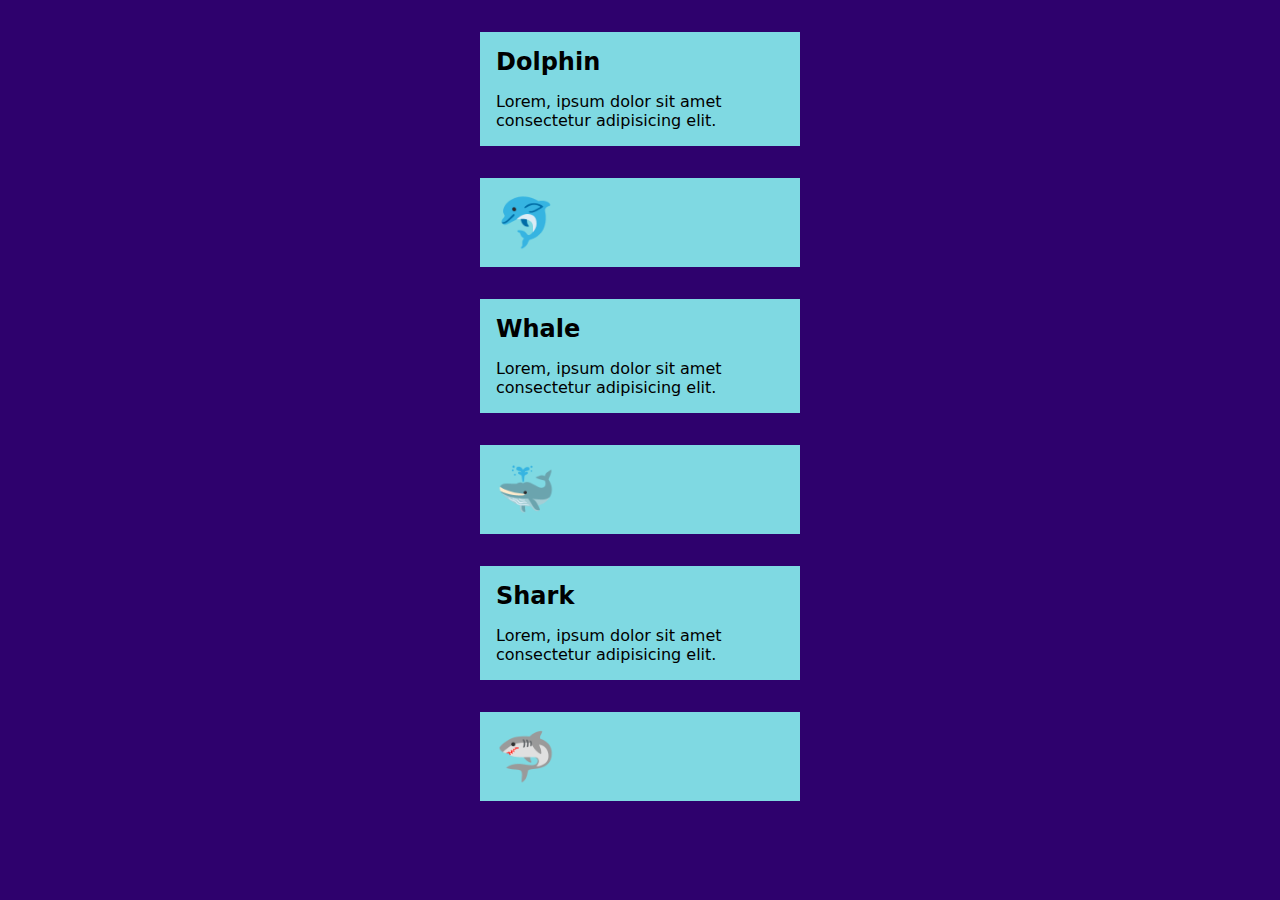
<file: css/css-grid_fish-cards/index.html>
<!DOCTYPE html>
<html lang="en">
  <head>
    <meta charset="utf-8" />
    <meta
      name="viewport"
      content="width=device-width, initial-scale=1, shrink-to-fit=no"
    />
    <title>CSS Grid - Fish Cards</title>
    <link rel="stylesheet" href="./css/styles.css" />
  </head>
  <body>
    <main class="fish">
      <article class="fish__text">
        <h2 class="fish__headline">Dolphin</h2>
        <p>Lorem, ipsum dolor sit amet consectetur adipisicing elit.</p>
      </article>
      <span class="fish__icon">🐬</span>
      <article class="fish__text">
        <h2 class="fish__headline">Whale</h2>
        <p>Lorem, ipsum dolor sit amet consectetur adipisicing elit.</p>
      </article>
      <span class="fish__icon">🐳</span>
      <article class="fish__text">
        <h2 class="fish__headline">Shark</h2>
        <p>Lorem, ipsum dolor sit amet consectetur adipisicing elit.</p>
      </article>
      <span class="fish__icon">🦈</span>
    </main>
  </body>
</html>
</file>
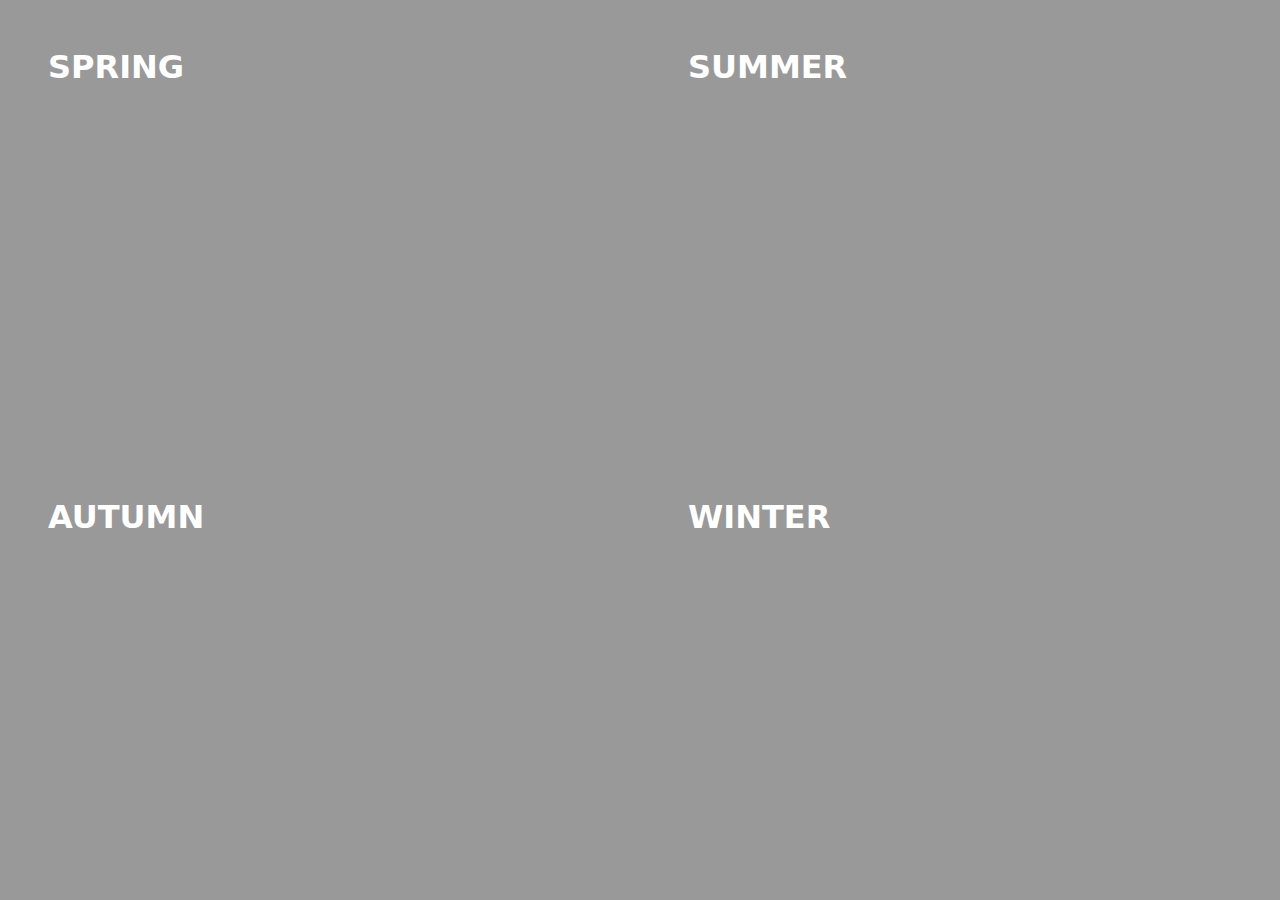
<file: css/css-grid_image-gallery/index.html>
<!DOCTYPE html>
<html lang="en">
  <head>
    <meta charset="utf-8" />
    <meta
      name="viewport"
      content="width=device-width, initial-scale=1, shrink-to-fit=no"
    />
    <title>CSS Grid - Image Gallery</title>
    <link rel="stylesheet" href="./css/styles.css" />
  </head>
  <body>
    <main class="teaser-grid">
      <section class="teaser-grid__teaser teaser-grid__teaser--spring">
        <a href="#" class="teaser-grid__link">Spring</a>
      </section>
      <section class="teaser-grid__teaser teaser-grid__teaser--summer">
        <a href="#" class="teaser-grid__link">Summer</a>
      </section>
      <section class="teaser-grid__teaser teaser-grid__teaser--autumn">
        <a href="#" class="teaser-grid__link">Autumn</a>
      </section>
      <section class="teaser-grid__teaser teaser-grid__teaser--winter">
        <a href="#" class="teaser-grid__link">Winter</a>
      </section>
    </main>
  </body>
</html>
</file>
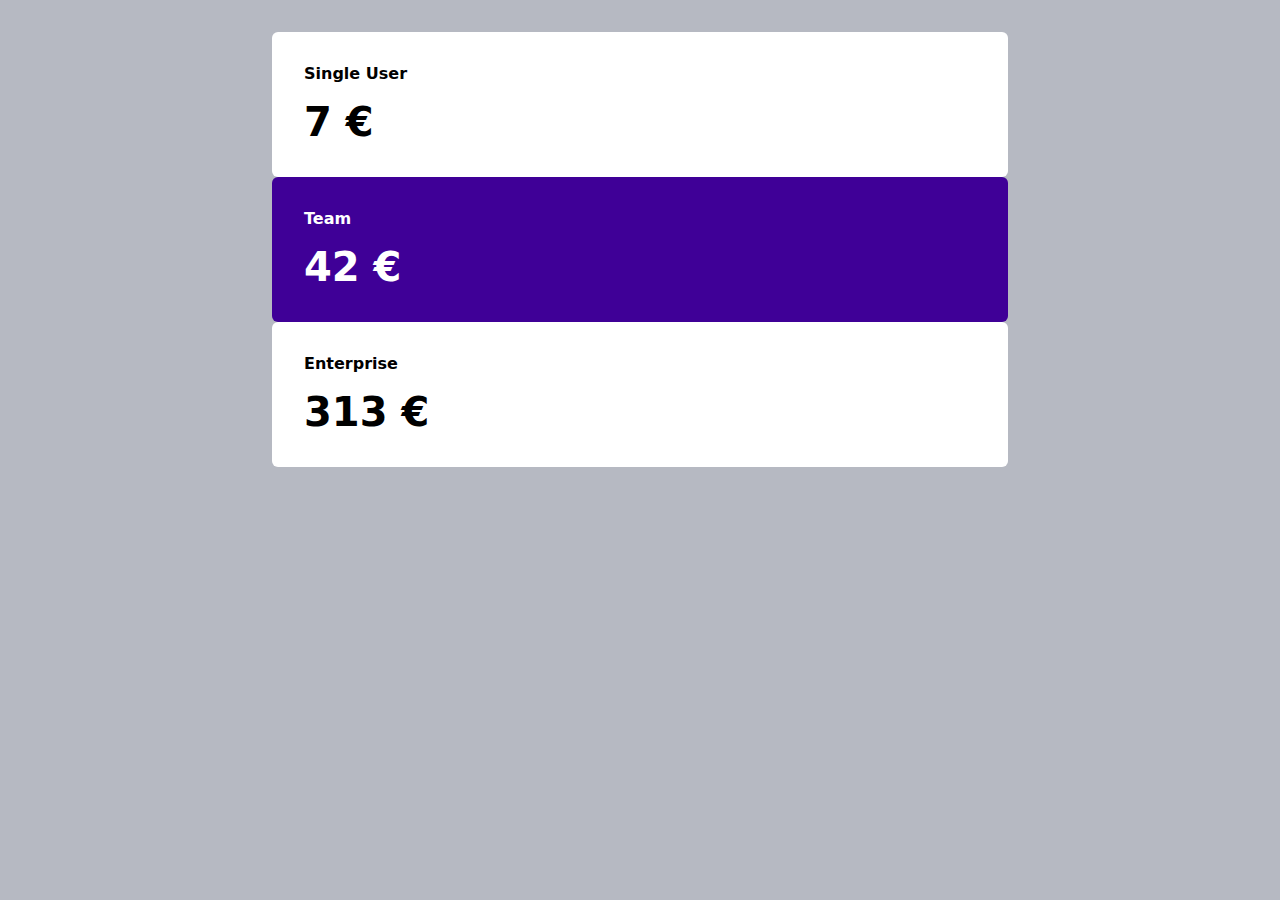
<file: css/css-grid_payment-cards/index.html>
<!DOCTYPE html>
<html lang="en">
  <head>
    <meta charset="utf-8" />
    <meta
      name="viewport"
      content="width=device-width, initial-scale=1, shrink-to-fit=no"
    />
    <title>CSS Grid - Challenge - Payment Crards</title>
    <link rel="stylesheet" href="./css/styles.css" />
  </head>
  <body>
    <main class="cards">
      <section class="cards__option">
        <h2 class="cards__name">Single User</h2>
        <p class="cards__price">7 €</p>
      </section>
      <section class="cards__option cards__option--highlight">
        <h2 class="cards__name">Team</h2>
        <p class="cards__price">42 €</p>
      </section>
      <section class="cards__option">
        <h2 class="cards__name">Enterprise</h2>
        <p class="cards__price">313 €</p>
      </section>
    </main>
  </body>
</html>
</file>
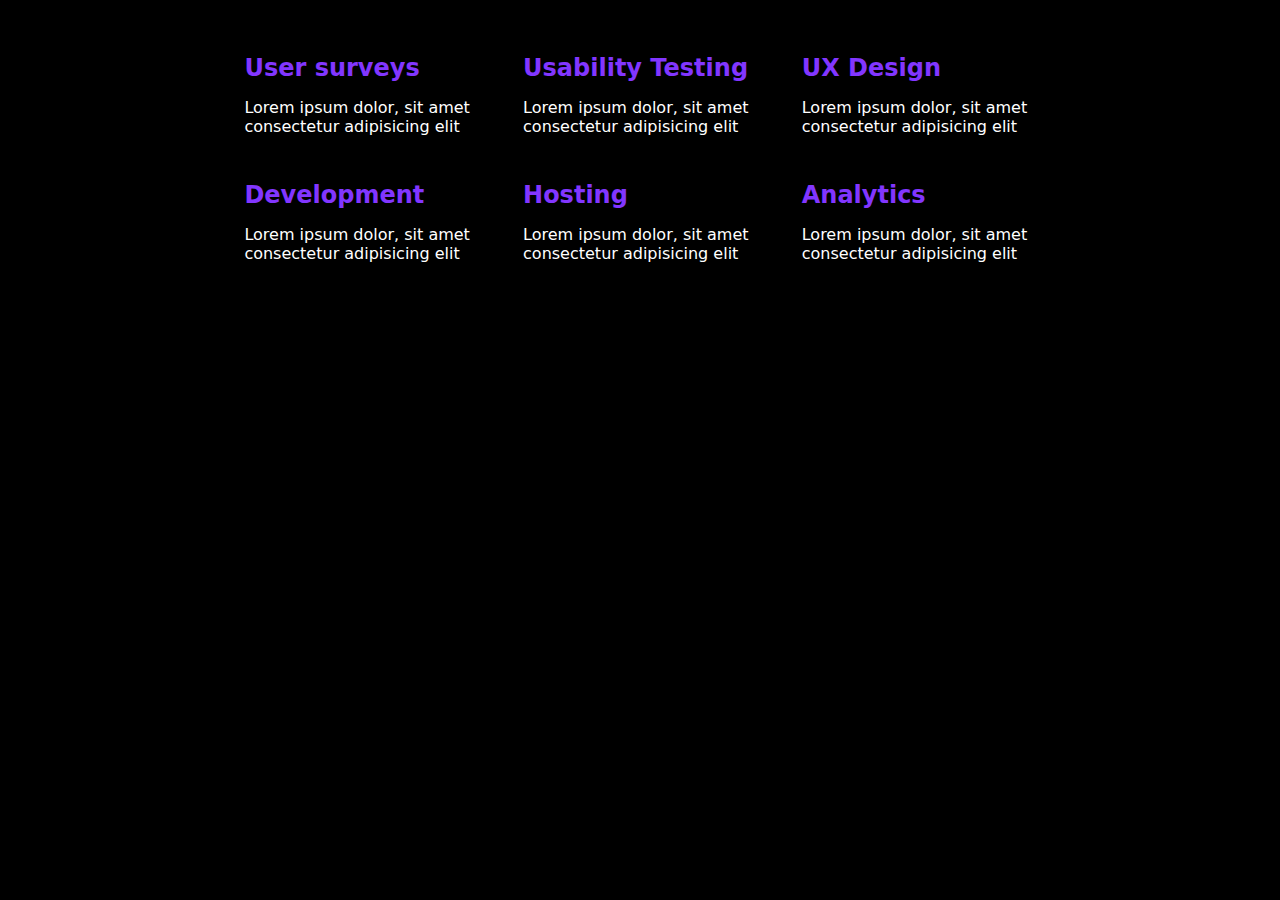
<file: css/css-grid_service-gallery/index.html>
<!DOCTYPE html>
<html lang="en">
  <head>
    <meta charset="utf-8" />
    <meta
      name="viewport"
      content="width=device-width, initial-scale=1, shrink-to-fit=no"
    />
    <title>CSS Grid - Services</title>
    <link rel="stylesheet" href="./css/styles.css" />
  </head>
  <body>
    <main class="services">
      <section class="services__item">
        <h2 class="services__headline">User surveys</h2>
        <p class="services__text">
          Lorem ipsum dolor, sit amet consectetur adipisicing elit
        </p>
      </section>
      <section class="services__item">
        <h2 class="services__headline">Usability Testing</h2>
        <p class="services__text">
          Lorem ipsum dolor, sit amet consectetur adipisicing elit
        </p>
      </section>
      <section class="services__item">
        <h2 class="services__headline">UX Design</h2>
        <p class="services__text">
          Lorem ipsum dolor, sit amet consectetur adipisicing elit
        </p>
      </section>
      <section class="services__item">
        <h2 class="services__headline">Development</h2>
        <p class="services__text">
          Lorem ipsum dolor, sit amet consectetur adipisicing elit
        </p>
      </section>
      <section class="services__item">
        <h2 class="services__headline">Hosting</h2>
        <p class="services__text">
          Lorem ipsum dolor, sit amet consectetur adipisicing elit
        </p>
      </section>
      <div class="services__item">
        <h2 class="services__headline">Analytics</h2>
        <p class="services__text">
          Lorem ipsum dolor, sit amet consectetur adipisicing elit
        </p>
      </div>
    </main>
  </body>
</html>
</file>
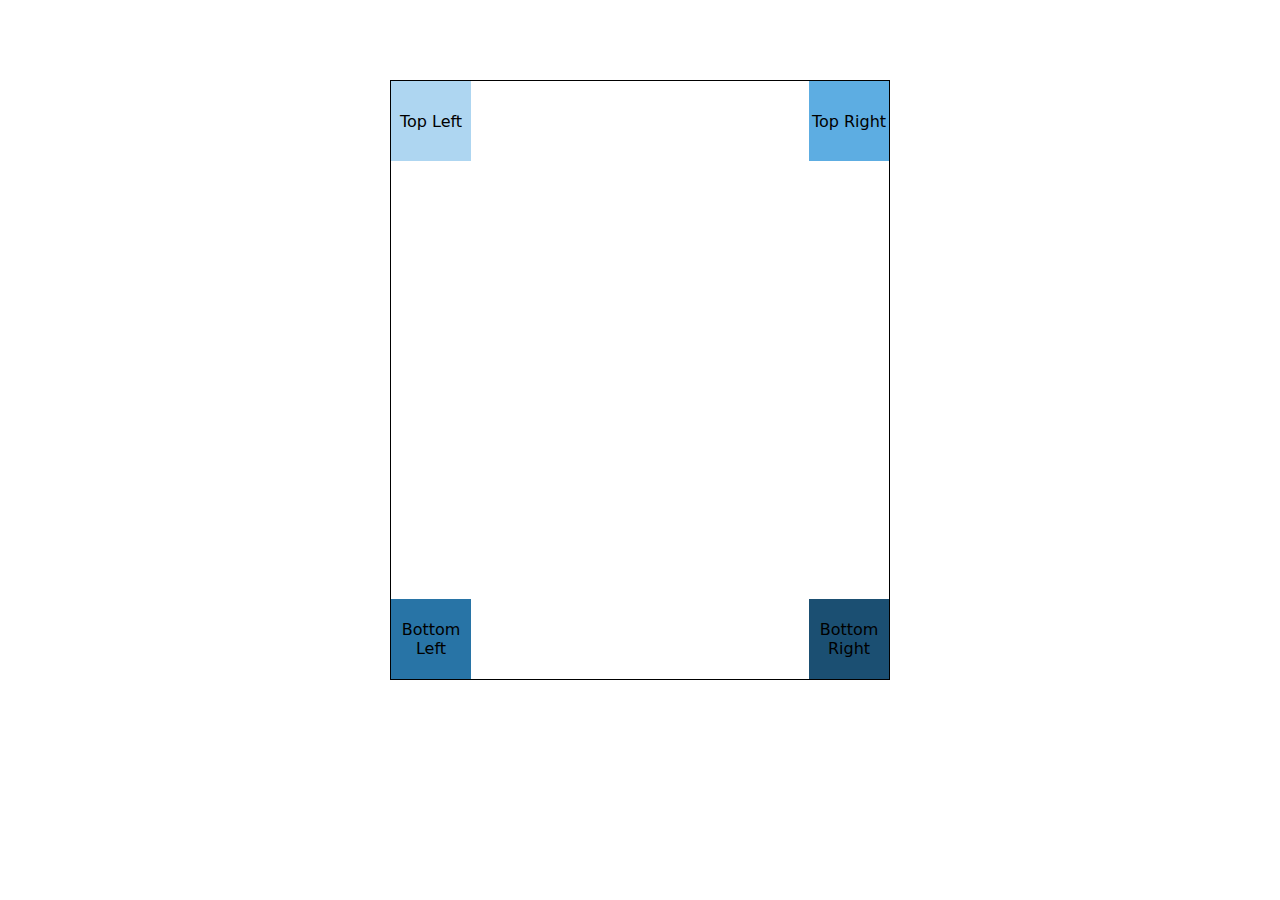
<file: css/css-positioning_absolute-position/index.html>
<!DOCTYPE html>
<html lang="en">
  <head>
    <meta charset="utf-8" />
    <meta
      name="viewport"
      content="width=device-width, initial-scale=1, shrink-to-fit=no"
    />
    <link rel="icon" href="./public/favicon.png" type="image/png" />
    <title>Absolute Position</title>
    <link rel="stylesheet" href="./css/styles.css" />
  </head>
  <body>
    <!-- You do not need to change the HTML code for this exercise! -->
    <main>
      <div class="box box--top-left">Top Left</div>
      <div class="box box--top-right">Top Right</div>
      <div class="box box--bottom-left">Bottom Left</div>
      <div class="box box--bottom-right">Bottom Right</div>
    </main>
  </body>
</html>
</file>
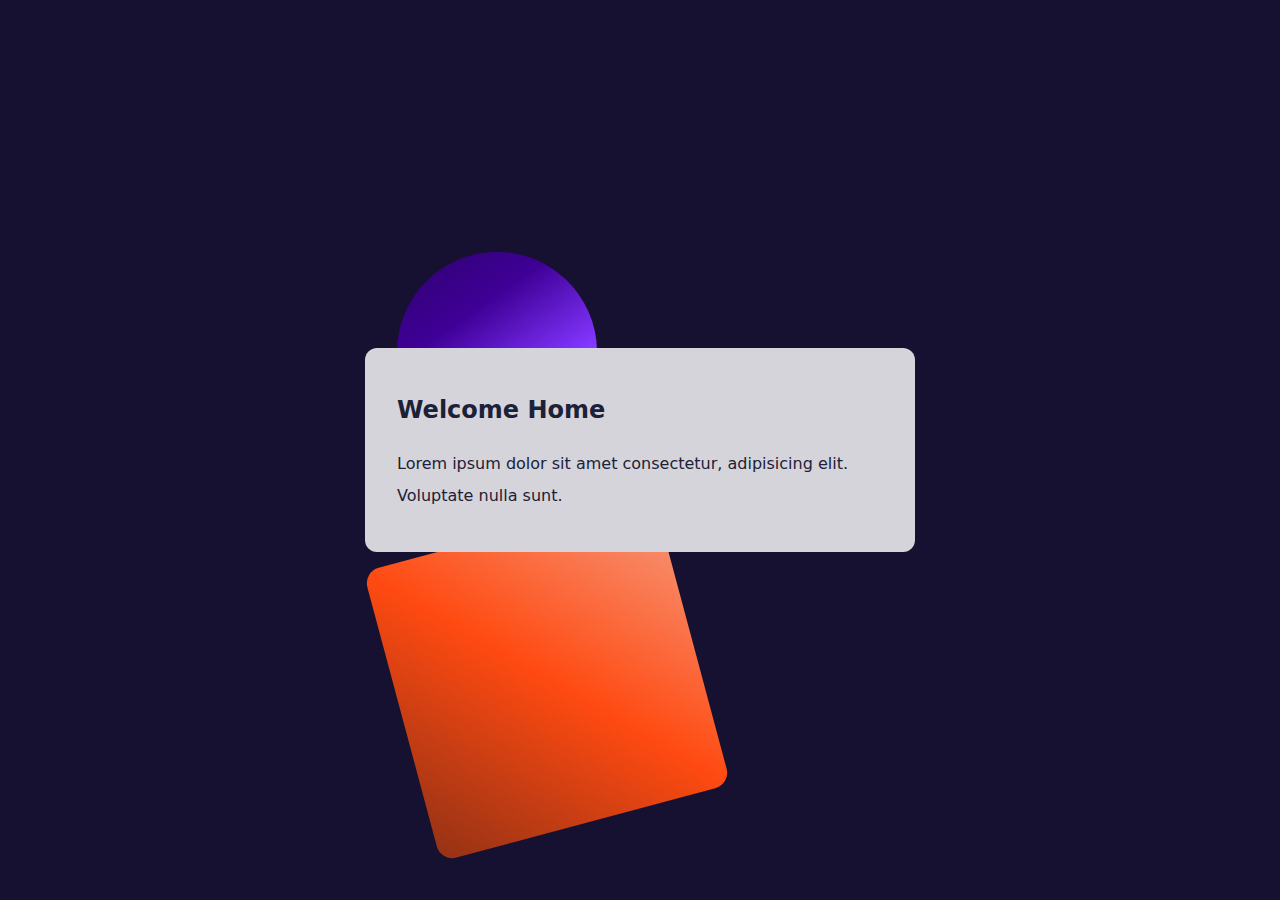
<file: css/css-positioning_decoration/index.html>
<!DOCTYPE html>
<html lang="en">
  <head>
    <meta charset="utf-8" />
    <meta
      name="viewport"
      content="width=device-width, initial-scale=1, shrink-to-fit=no"
    />
    <link rel="icon" href="./public/favicon.png" type="image/png" />
    <title>Decoration</title>
    <link rel="stylesheet" href="./css/styles.css" />
  </head>
  <body>
    <!-- You do not need to change the HTML code for this exercise! -->
    <main>
      <article class="hero-card">
        <h2>Welcome Home</h2>
        <p>
          Lorem ipsum dolor sit amet consectetur, adipisicing elit. Voluptate
          nulla sunt.
        </p>
        <div class="blob-1"></div>
        <div class="blob-2"></div>
      </article>
    </main>
  </body>
</html>
</file>
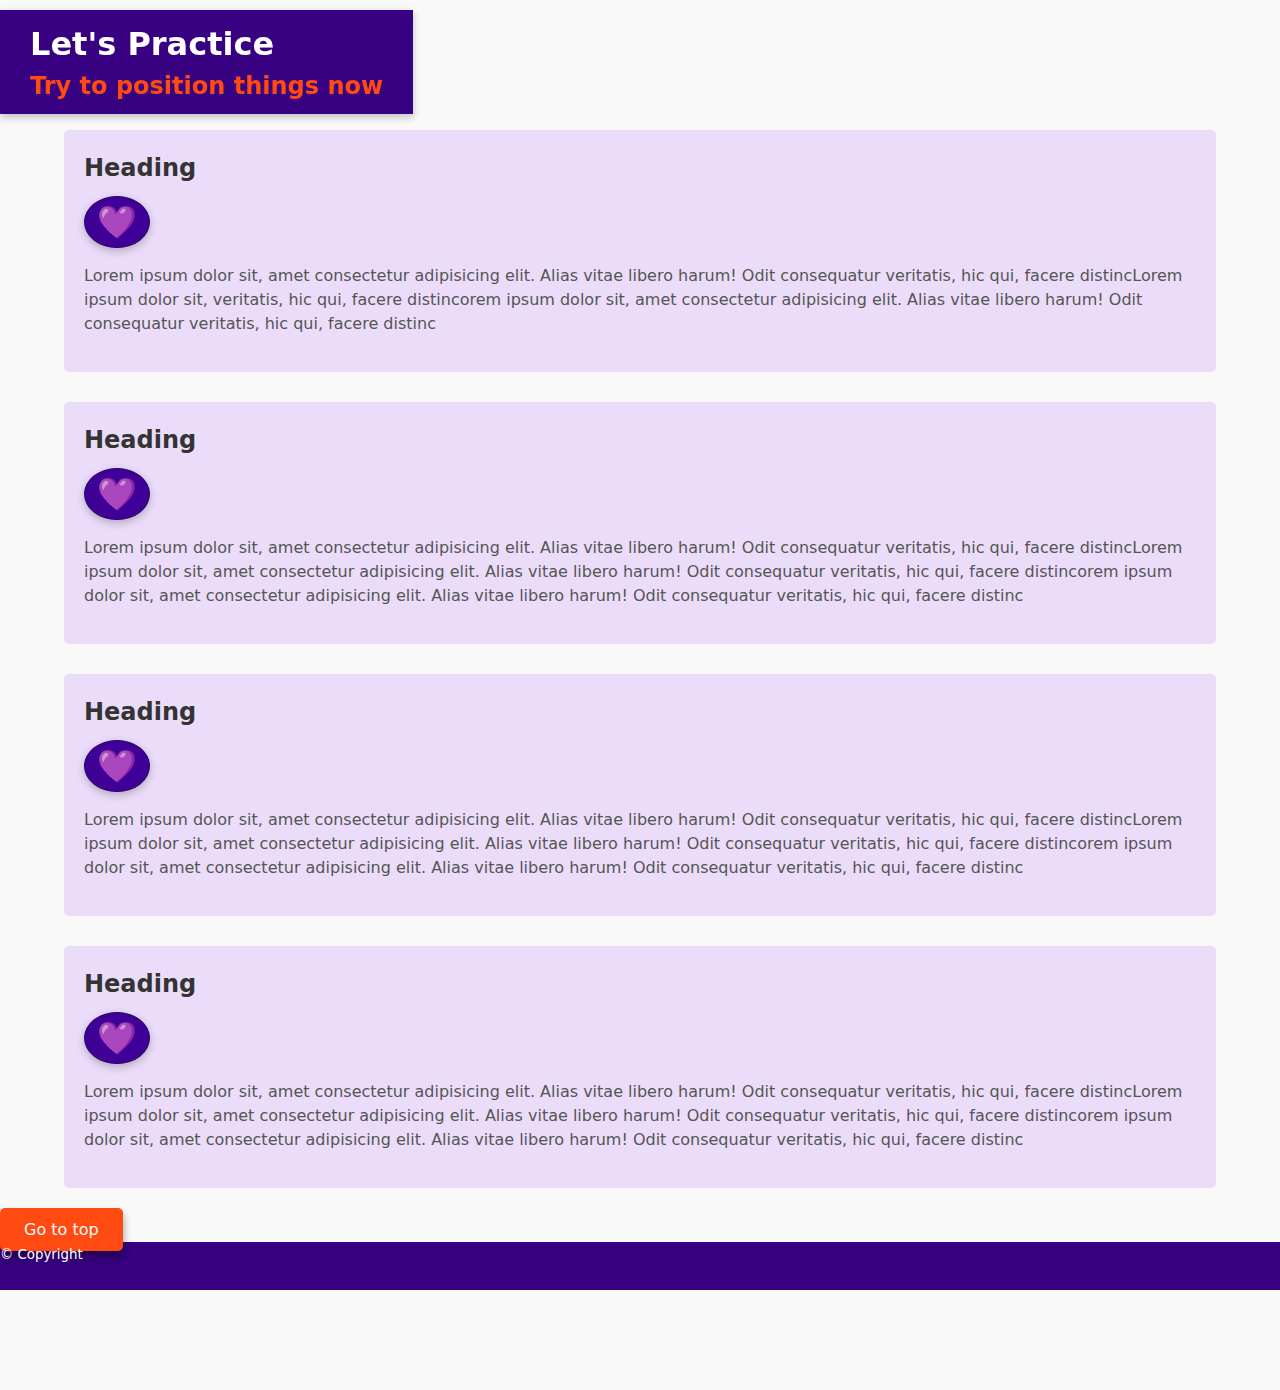
<file: css/css-positioning_layout-with-position/index.html>
<!DOCTYPE html>
<html lang="en">
  <head>
    <meta charset="utf-8" />
    <meta
      name="viewport"
      content="width=device-width, initial-scale=1, shrink-to-fit=no"
    />
    <link rel="icon" href="./public/favicon.ico" type="image/x-icon" />
    <title>Layout with Position</title>
    <link rel="stylesheet" href="./css/styles.css" />
  </head>
  <body>
    <header class="header">
      <h1 class="header__heading">Let's Practice</h1>
      <h2 class="header__subheading">Try to position things now</h2>
    </header>
    <main>
      <section class="card" id="top">
        <h2 class="card__heading">Heading</h2>
        <button class="card__bookmark">
          <span role="img" aria-label="A heart that indicates a bookmark"
            >💜</span
          >
        </button>
        <p class="card__text">
          Lorem ipsum dolor sit, amet consectetur adipisicing elit. Alias vitae
          libero harum! Odit consequatur veritatis, hic qui, facere distincLorem
          ipsum dolor sit, veritatis, hic qui, facere distincorem ipsum dolor
          sit, amet consectetur adipisicing elit. Alias vitae libero harum! Odit
          consequatur veritatis, hic qui, facere distinc
        </p>
      </section>
      <section class="card">
        <h2 class="card__heading">Heading</h2>
        <button class="card__bookmark">
          <span role="img" aria-label="A heart that indicates a bookmark"
            >💜</span
          >
        </button>
        <p class="card__text">
          Lorem ipsum dolor sit, amet consectetur adipisicing elit. Alias vitae
          libero harum! Odit consequatur veritatis, hic qui, facere distincLorem
          ipsum dolor sit, amet consectetur adipisicing elit. Alias vitae libero
          harum! Odit consequatur veritatis, hic qui, facere distincorem ipsum
          dolor sit, amet consectetur adipisicing elit. Alias vitae libero
          harum! Odit consequatur veritatis, hic qui, facere distinc
        </p>
      </section>
      <section class="card">
        <h2 class="card__heading">Heading</h2>
        <button class="card__bookmark">
          <span role="img" aria-label="A heart that indicates a bookmark"
            >💜</span
          >
        </button>
        <p class="card__text">
          Lorem ipsum dolor sit, amet consectetur adipisicing elit. Alias vitae
          libero harum! Odit consequatur veritatis, hic qui, facere distincLorem
          ipsum dolor sit, amet consectetur adipisicing elit. Alias vitae libero
          harum! Odit consequatur veritatis, hic qui, facere distincorem ipsum
          dolor sit, amet consectetur adipisicing elit. Alias vitae libero
          harum! Odit consequatur veritatis, hic qui, facere distinc
        </p>
      </section>
      <section class="card">
        <h2 class="card__heading">Heading</h2>
        <button class="card__bookmark">
          <span role="img" aria-label="A heart that indicates a bookmark"
            >💜</span
          >
        </button>
        <p class="card__text">
          Lorem ipsum dolor sit, amet consectetur adipisicing elit. Alias vitae
          libero harum! Odit consequatur veritatis, hic qui, facere distincLorem
          ipsum dolor sit, amet consectetur adipisicing elit. Alias vitae libero
          harum! Odit consequatur veritatis, hic qui, facere distincorem ipsum
          dolor sit, amet consectetur adipisicing elit. Alias vitae libero
          harum! Odit consequatur veritatis, hic qui, facere distinc
        </p>
      </section>
      <a href="#top" class="goto-top">Go to top</a>
    </main>

    <footer class="footer">
      <small class="footer__text">© Copyright</small>
    </footer>
  </body>
</html>
</file>
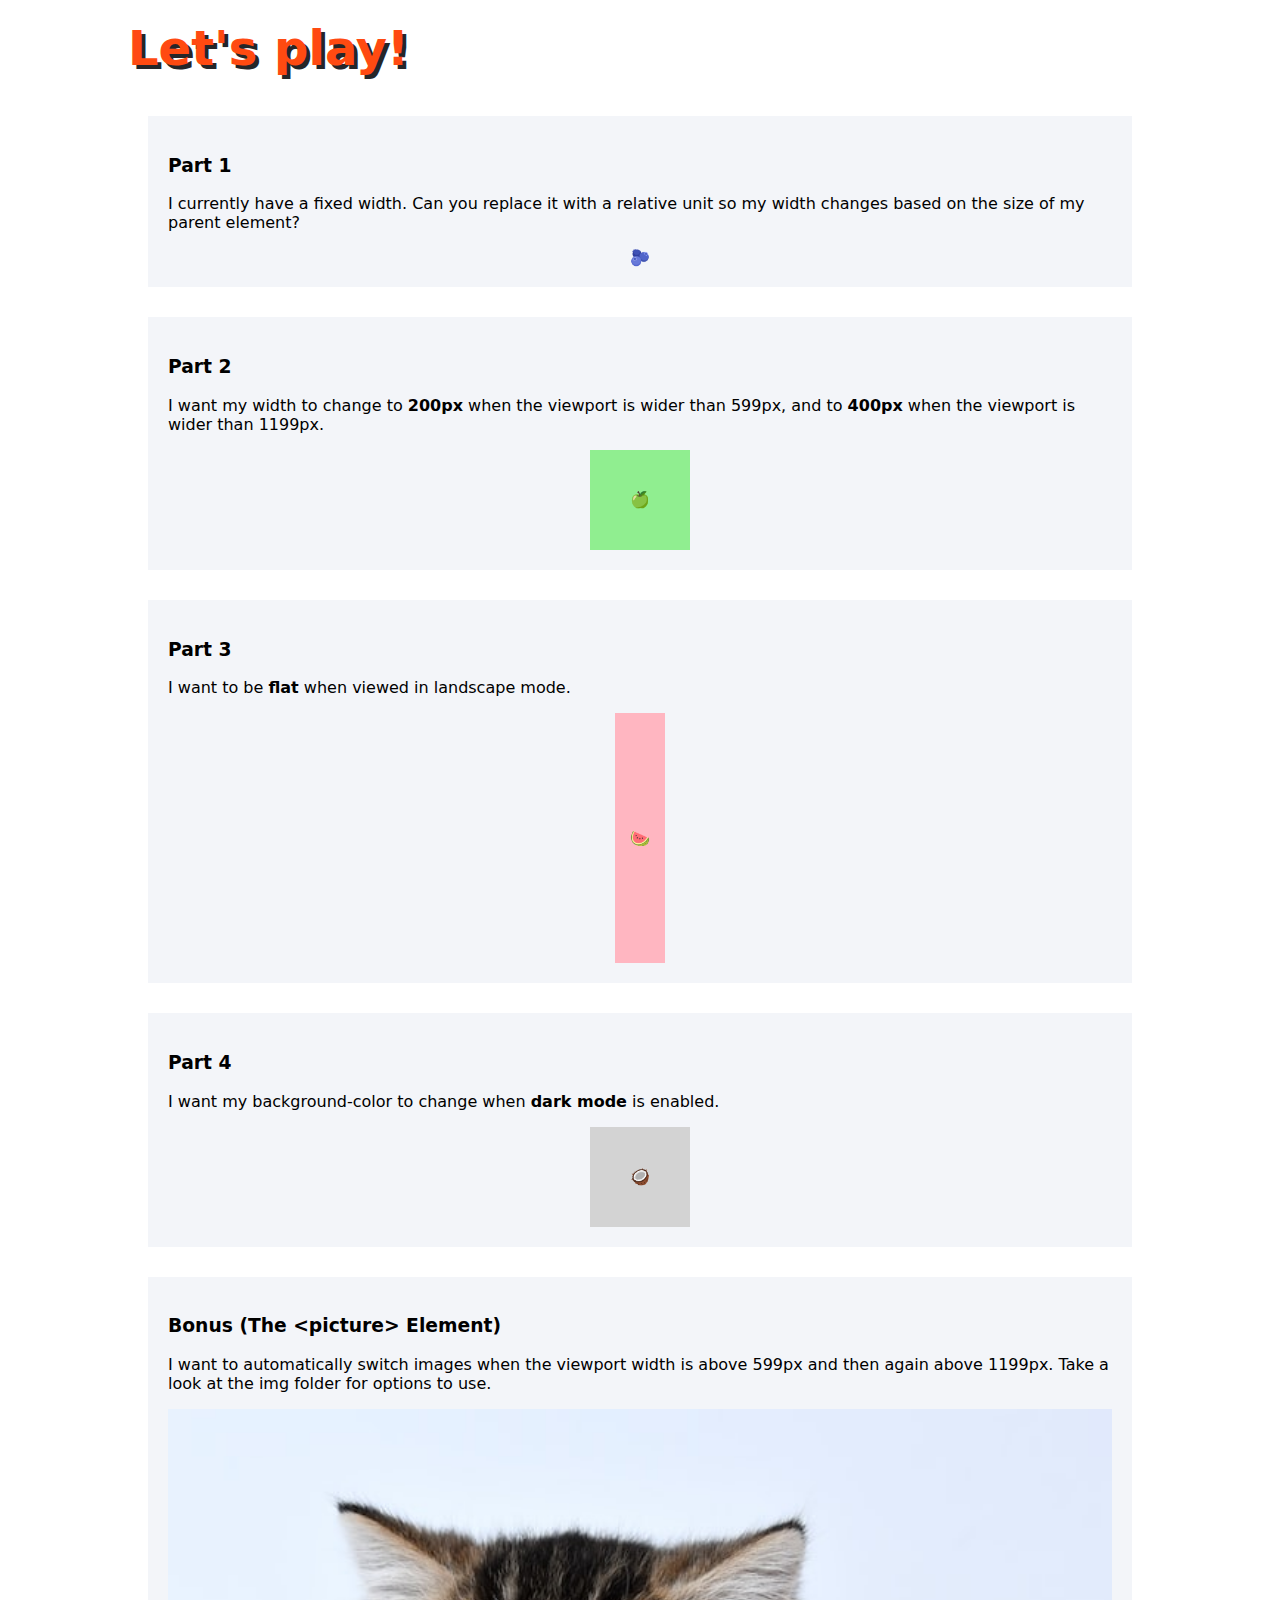
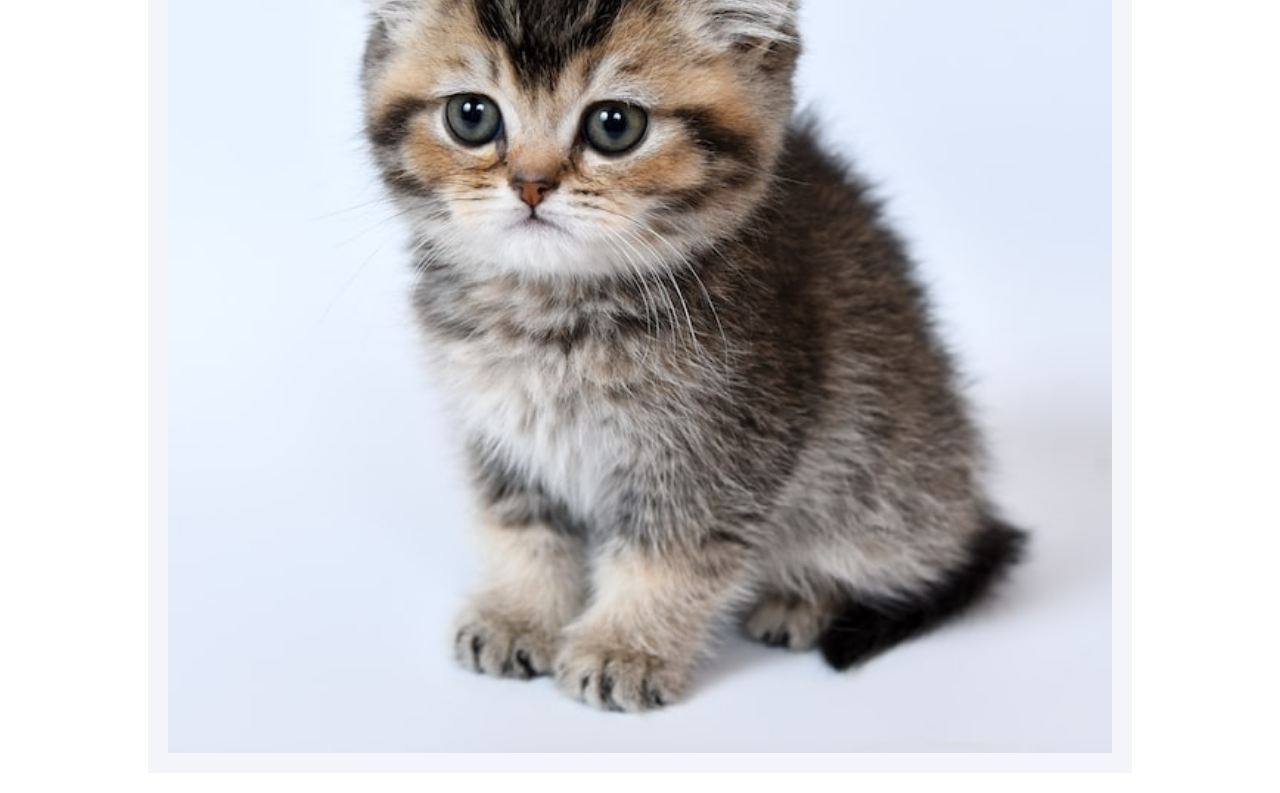
<file: css/css-responsive_playground/index.html>
<!DOCTYPE html>
<html lang="en">
  <head>
    <meta charset="utf-8" />
    <meta
      name="viewport"
      content="width=device-width, initial-scale=1, shrink-to-fit=no"
    />
    <link rel="icon" href="./public/favicon.png" type="image/png" />
    <title>Playground</title>
    <link rel="stylesheet" href="./css/styles.css" />
  </head>
  <body>
    <main>
      <h1>Let's play!</h1>
      <section class="playground">
        <section class="section">
          <h3>Part 1</h3>
          <p>
            I currently have a fixed width. Can you replace it with a relative
            unit so my width changes based on the size of my parent element?
          </p>
          <div class="box box--one">🫐</div>
        </section>
        <section class="section">
          <h3>Part 2</h3>
          <p>
            I want my width to change to <strong>200px</strong> when the
            viewport is wider than 599px, and to <strong>400px</strong> when the
            viewport is wider than 1199px.
          </p>
          <div class="box box--two">🍏</div>
        </section>
        <section class="section">
          <h3>Part 3</h3>
          <p>
            I want to be <strong>flat</strong> when viewed in landscape mode.
          </p>
          <div class="box box--three">🍉</div>
        </section>
        <section class="section">
          <h3>Part 4</h3>
          <p>
            I want my background-color to change when
            <strong>dark mode</strong> is enabled.
          </p>
          <div class="box box--four">🥥</div>
        </section>

        <section class="section">
          <h3>Bonus (The &lt;picture&gt; Element)</h3>
          <p>
            I want to automatically switch images when the viewport width is
            above 599px and then again above 1199px. Take a look at the img
            folder for options to use.
          </p>
          <div class="box box--five">
            <!-- You might want to use the <picture> element here. -->
            <img src="./img/cat_small.jpg" alt="A cat" />
          </div>
        </section>
      </section>
    </main>
  </body>
</html>
</file>
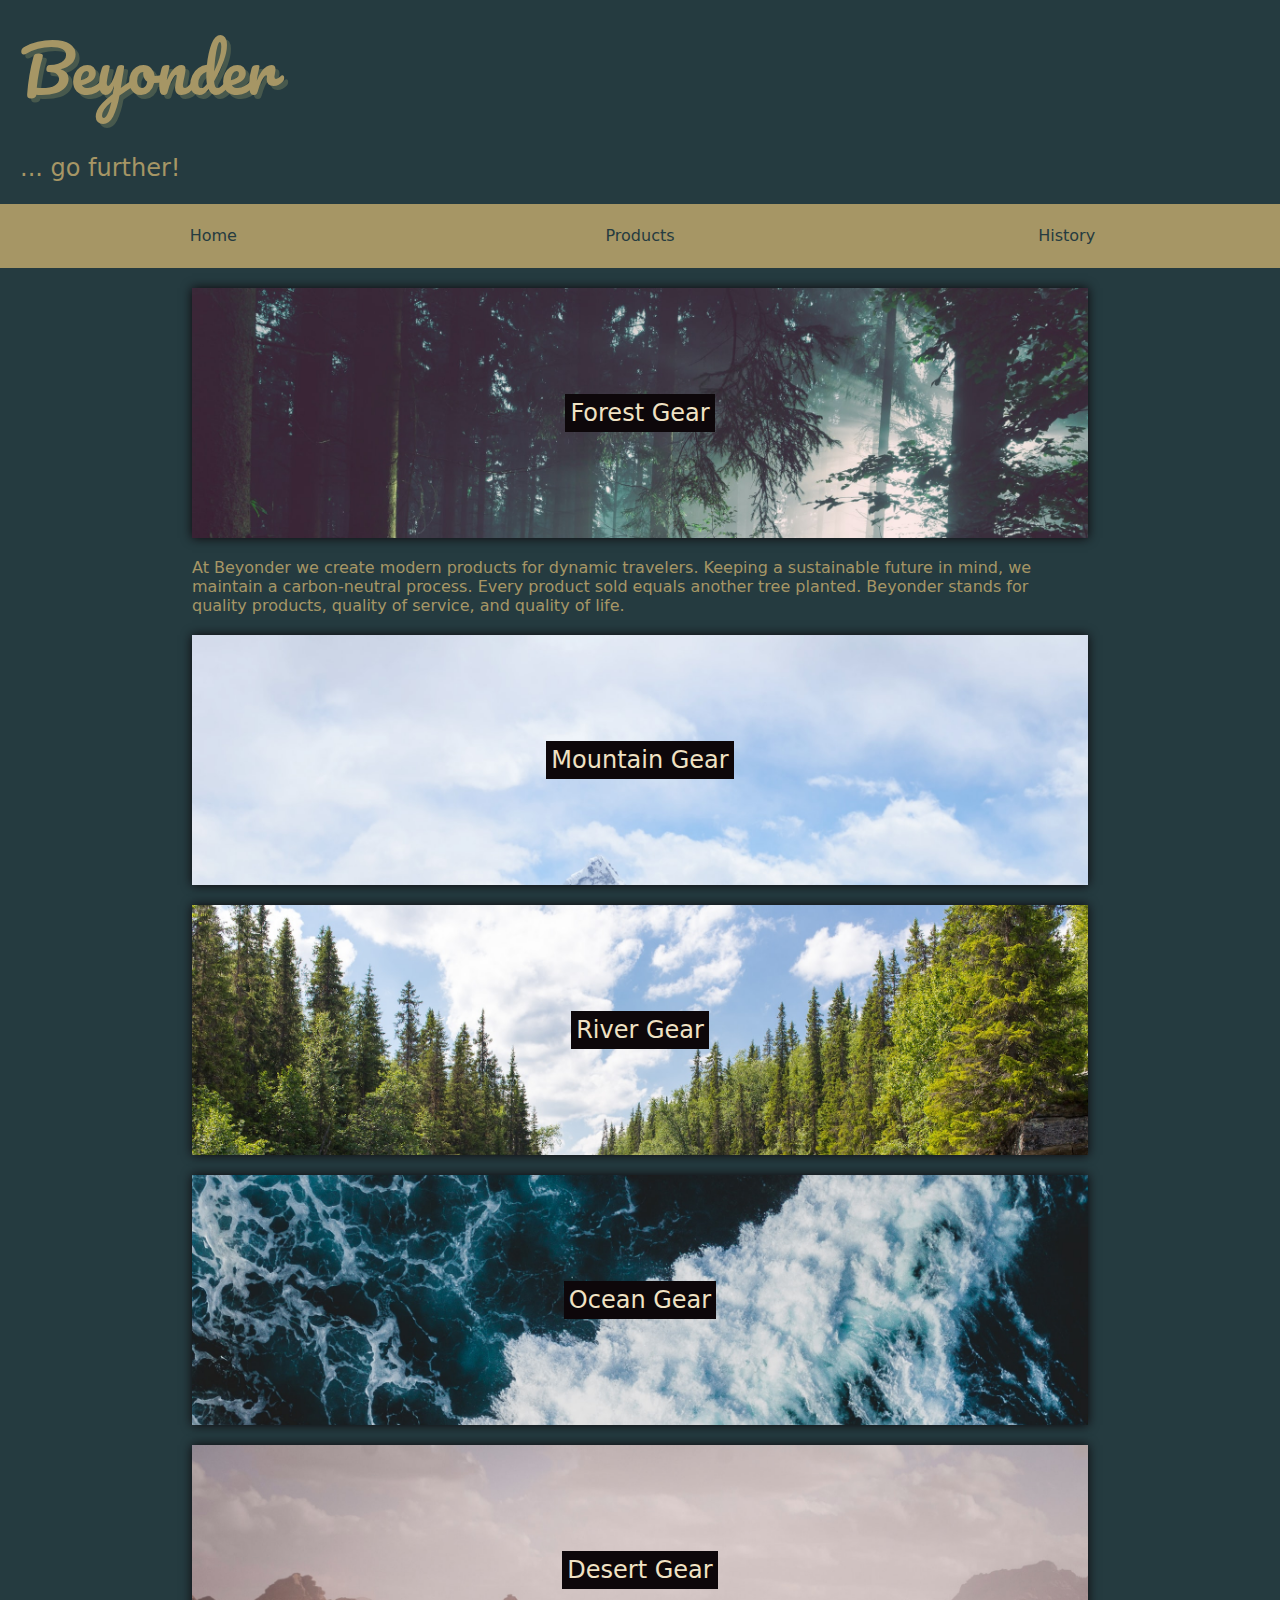
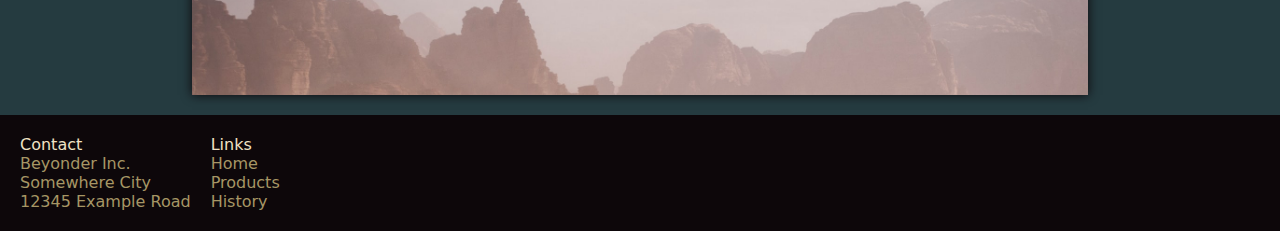
<file: css/css-responsive_responsive-website/index.html>
<!DOCTYPE html>
<html lang="en">
  <head>
    <meta charset="utf-8" />
    <meta
      name="viewport"
      content="width=device-width, initial-scale=1, shrink-to-fit=no"
    />
    <link rel="icon" href="./public/favicon.ico" type="image/x-icon" />
    <title>Responsive Website</title>
    <link rel="stylesheet" href="./css/styles.css" />
  </head>
  <body>
    <header class="main-header">
      <p class="header-brand">Beyonder</p>
      <p class="header-text">... go further!</p>
    </header>
    <nav class="navbar">
      <a class="navbar-link" href="#">Home</a>
      <a class="navbar-link" href="#">Products</a>
      <a class="navbar-link" href="#">History</a>
    </nav>
    <main class="main-content">
      <section class="card-section">
        <article class="product-card --forest">
          <a class="card-title" href="#">Forest Gear</a>
        </article>
        <p class="intro-text">
          At Beyonder we create modern products for dynamic travelers. Keeping a
          sustainable future in mind, we maintain a carbon-neutral process.
          Every product sold equals another tree planted. Beyonder stands for
          quality products, quality of service, and quality of life.
        </p>
        <article class="product-card --mountain">
          <a class="card-title" href="#">Mountain Gear</a>
        </article>
        <article class="product-card --river">
          <a class="card-title" href="#">River Gear</a>
        </article>
        <article class="product-card --ocean">
          <a class="card-title" href="#">Ocean Gear</a>
        </article>
        <article class="product-card --desert">
          <a class="card-title" href="#">Desert Gear</a>
        </article>
      </section>
    </main>
    <footer class="main-footer">
      <div class="contact-details">
        <p>Contact</p>
        <p>Beyonder Inc.</p>
        <p>Somewhere City</p>
        <p>12345 Example Road</p>
      </div>
      <nav class="footer-nav">
        <p>Links</p>
        <a class="footer-link" href="#">Home</a>
        <a class="footer-link" href="#">Products</a>
        <a class="footer-link" href="#">History</a>
      </nav>
    </footer>
  </body>
</html>
</file>
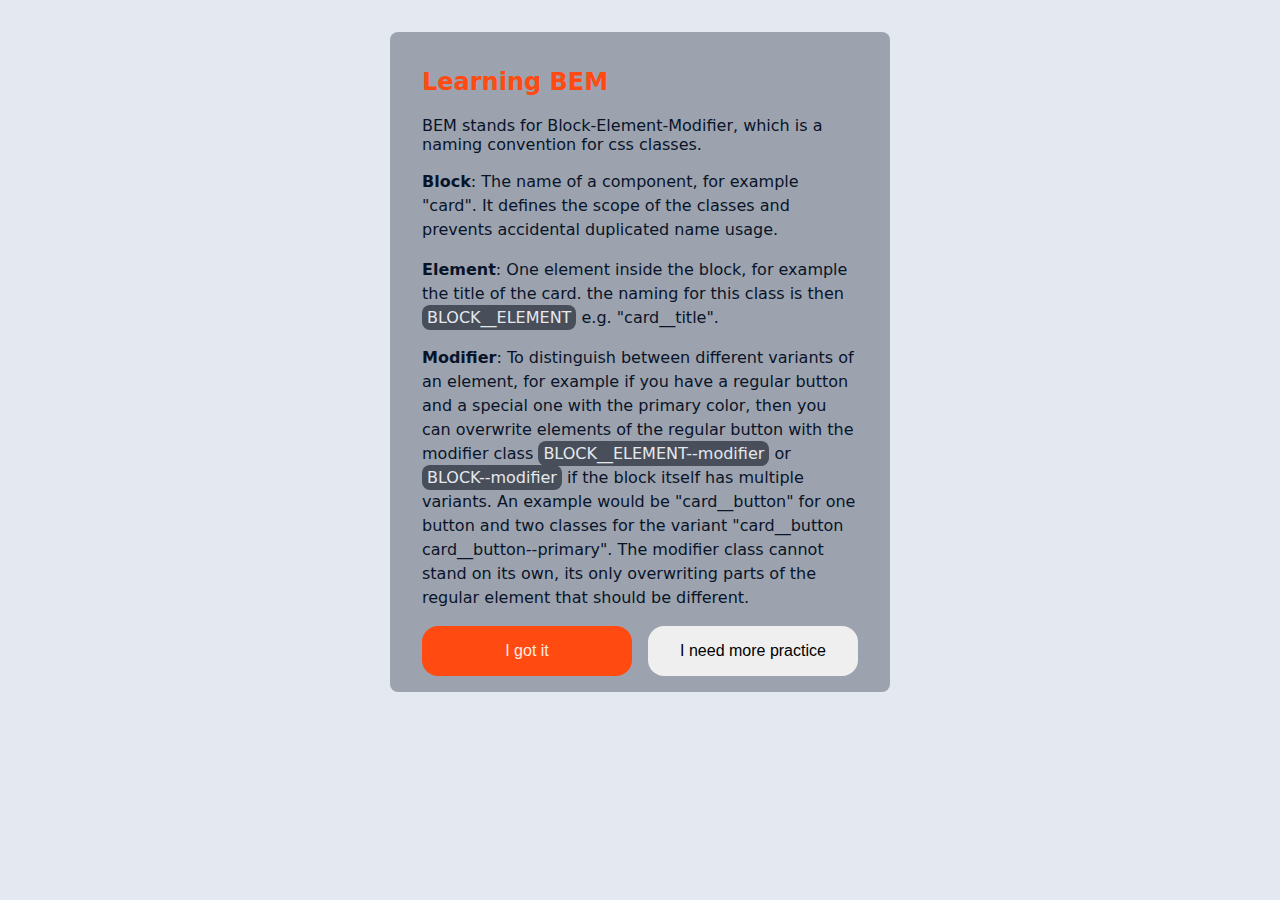
<file: css/css-structure_bem/index.html>
<!DOCTYPE html>
<html lang="en">
  <head>
    <meta charset="utf-8" />
    <meta
      name="viewport"
      content="width=device-width, initial-scale=1, shrink-to-fit=no"
    />
    <link rel="icon" href="./public/favicon.png" type="image/png" />
    <title>CSS Structure: BEM</title>
    <link rel="stylesheet" href="./css/styles.css" />
  </head>
  <body>
    <article class="info-card">
      <h2>Learning BEM</h2>
      <p>
        BEM stands for Block-Element-Modifier, which is a naming convention for
        css classes.
      </p>
      <ul>
        <li>
          <span class="list-title">Block</span>: The name of a component, for
          example "card". It defines the scope of the classes and prevents
          accidental duplicated name usage.
        </li>
        <li>
          <span class="list-title">Element</span>: One element inside the block,
          for example the title of the card. the naming for this class is then
          <span class="text-highlighted">BLOCK__ELEMENT</span> e.g.
          "card__title".
        </li>
        <li>
          <span class="list-title">Modifier</span>: To distinguish between
          different variants of an element, for example if you have a regular
          button and a special one with the primary color, then you can
          overwrite elements of the regular button with the modifier class
          <span class="text-highlighted">BLOCK__ELEMENT--modifier</span> or
          <span class="text-highlighted">BLOCK--modifier</span> if the block
          itself has multiple variants. An example would be "card__button" for
          one button and two classes for the variant "card__button
          card__button--primary". The modifier class cannot stand on its own,
          its only overwriting parts of the regular element that should be
          different.
        </li>
      </ul>
      <div class="buttons">
        <button class="primary">I got it</button>
        <button>I need more practice</button>
      </div>
    </article>
  </body>
</html>
</file>
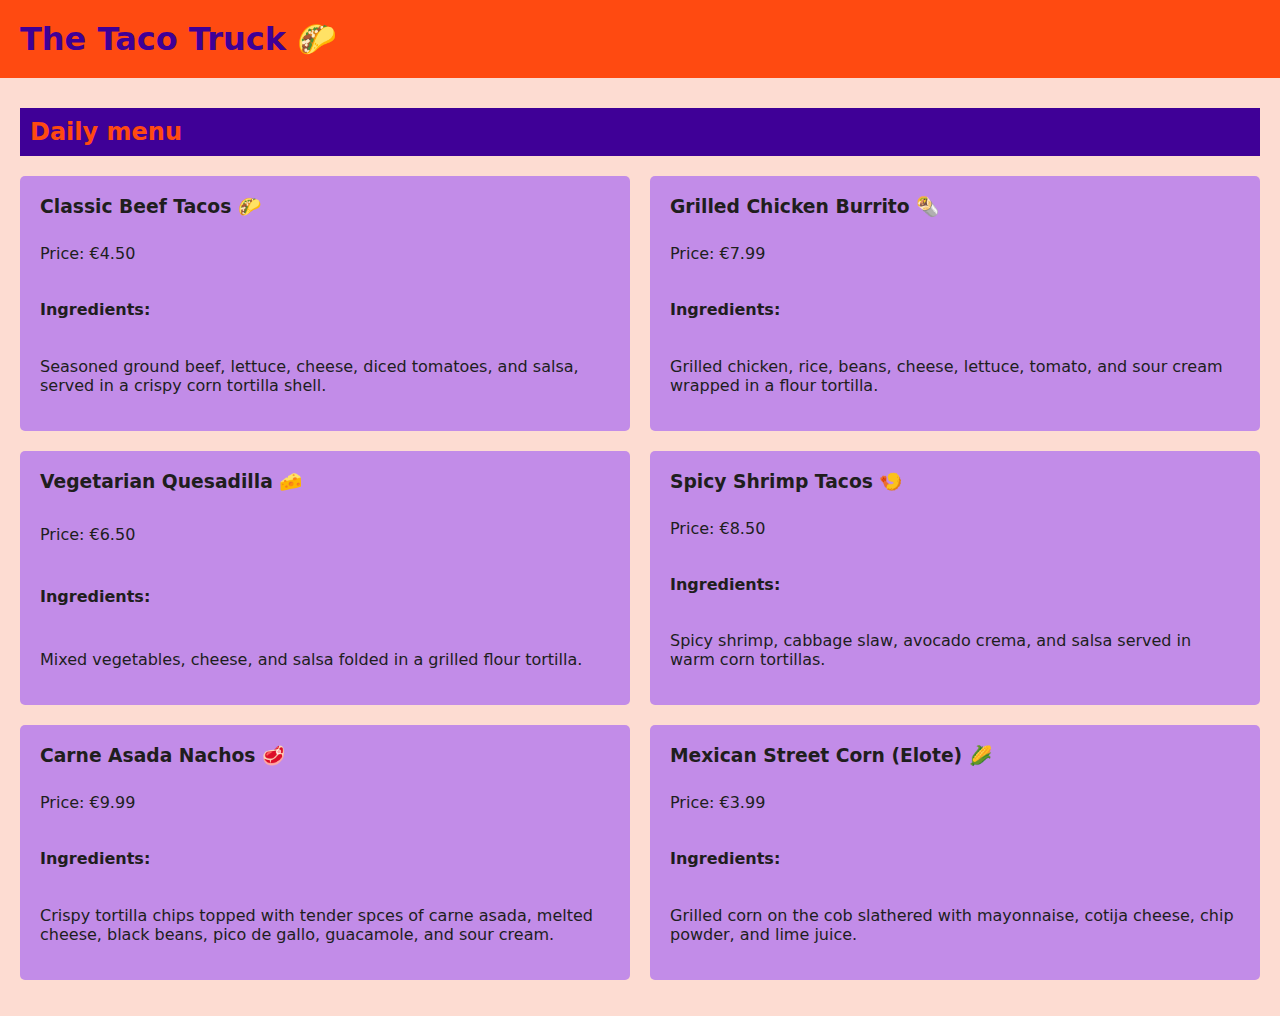
<file: css/css-structure_taco-truck/index.html>
<!doctype html>
<html lang="en">
  <head>
    <meta charset="utf-8" />
    <meta
      name="viewport"
      content="width=device-width, initial-scale=1, shrink-to-fit=no"
    />
    <link rel="icon" href="./public/favicon.ico" type="image/x-icon" />
    <title>The Taco Truck</title>
    <link rel="stylesheet" href="css/styles.css" />
  </head>
  <body>
    <header class="header">
      <h1 class="header__title">
        The Taco Truck
        <span
          role="img"
          aria-label="Taco emoji representing the restaurant theme"
          >🌮</span
        >
      </h1>
    </header>

    <main class="main-content">
      <h2 class="main-content__title">Daily menu</h2>
      <ul class="main-content__menu-list">
        <li class="card">
          <h3 class="card__title">
            Classic Beef Tacos
            <span
              role="img"
              aria-label="Taco emoji representing Classic Beef Tacos"
              >🌮</span
            >
          </h3>
          <p>Price: €4.50</p>
          <h4>Ingredients:</h4>
          <p>
            Seasoned ground beef, lettuce, cheese, diced tomatoes, and salsa,
            served in a crispy corn tortilla shell.
          </p>
        </li>

        <li class="card">
          <h3 class="card__title">
            Grilled Chicken Burrito
            <span
              role="img"
              aria-label="Burrito emoji representing Grilled Chicken Burrito"
              >🌯</span
            >
          </h3>
          <p>Price: €7.99</p>
          <h4>Ingredients:</h4>
          <p>
            Grilled chicken, rice, beans, cheese, lettuce, tomato, and sour
            cream wrapped in a flour tortilla.
          </p>
        </li>

        <li class="card">
          <h3 class="card__title">
            Vegetarian Quesadilla
            <span
              role="img"
              aria-label="Cheese emoji representing Vegetarian Quesadilla"
              >🧀</span
            >
          </h3>
          <p>Price: €6.50</p>
          <h4>Ingredients:</h4>
          <p>
            Mixed vegetables, cheese, and salsa folded in a grilled flour
            tortilla.
          </p>
        </li>

        <li class="card">
          <h3 class="card__title">
            Spicy Shrimp Tacos
            <span
              role="img"
              aria-label="Shrimp emoji representing Spicy Shrimp Tacos"
              >🍤</span
            >
          </h3>
          <p>Price: €8.50</p>
          <h4>Ingredients:</h4>
          <p>
            Spicy shrimp, cabbage slaw, avocado crema, and salsa served in warm
            corn tortillas.
          </p>
        </li>

        <li class="card">
          <h3 class="card__title">
            Carne Asada Nachos
            <span
              role="img"
              aria-label="Steak emoji representing Carne Asada Nachos"
              >🥩</span
            >
          </h3>
          <p>Price: €9.99</p>
          <h4>Ingredients:</h4>
          <p>
            Crispy tortilla chips topped with tender spces of carne asada,
            melted cheese, black beans, pico de gallo, guacamole, and sour
            cream.
          </p>
        </li>

        <li class="card">
          <h3 class="card__title">
            Mexican Street Corn (Elote)
            <span
              role="img"
              aria-label="Corn emoji representing Mexican Street Corn"
              >🌽</span
            >
          </h3>
          <p>Price: €3.99</p>
          <h4>Ingredients:</h4>
          <p>
            Grilled corn on the cob slathered with mayonnaise, cotija cheese,
            chip powder, and lime juice.
          </p>
        </li>
      </ul>
    </main>
  </body>
</html>
</file>
<file: css/css-grid_fish-cards/css/styles.css>
:root {
  --primary-dark: #2e016d;
  --primary: #3f0097;
  --primary-light: #8236ff;

  --secondary-dark: #38ccda;
  --secondary: #7fd9e2;

  --accent: #ffd15d;
  --black-light: #303030;
  --black: #000000;
  --white: #ffffff;
  --grey-dark: #b6b9c2;
  --grey-light: #f5f6f6;
}

*,
*::before,
*::after {
  box-sizing: border-box;
  margin: 0;
  padding: 0;
}

body {
  margin: 0;
  font-family: system-ui;
  background-color: var(--primary-dark);
}

.fish {
  width: 20rem;
  margin: 2rem auto;

  /* Add styles to the container */
}

.fish__text {
  padding: 1rem;
  margin: 0 0 2rem 0;
  background-color: var(--secondary);
}

.fish__headline {
  margin: 0 0 1rem 0;
}

.fish__icon {
  display: block;
  font-size: 3rem;
  padding: 1rem;
  margin: 0 0 2rem 0;
  background-color: var(--secondary);
}
</file>
<file: css/css-grid_image-gallery/css/styles.css>
:root {
  --primary-dark: #2e016d;
  --primary: #3f0097;
  --primary-light: #8236ff;

  --secondary-dark: #38ccda;
  --secondary: #7fd9e2;

  --accent: #ffd15d;
  --black-light: #303030;
  --black: #000000;
  --white: #ffffff;
  --grey-dark: #b6b9c2;
  --grey-light: #f5f6f6;
}

*,
*::before,
*::after {
  box-sizing: border-box;
  margin: 0;
  padding: 0;
}

body {
  font-family: system-ui;
}

.teaser-grid {
  min-width: 40rem;
  min-height: 100vh;
  display: grid;
  grid-template-rows: 1fr 1fr;
  grid-template-columns: 1fr 1fr;

  /* Add styles to the grid container */
}

.teaser-grid__teaser {
  padding: 3rem;
  font-size: 2rem;
  text-transform: uppercase;
  font-weight: bold;
  background-size: cover;
  background-position: center;
}

.teaser-grid__teaser--spring {
  background-image:
    linear-gradient(rgba(0, 0, 0, 0.4), rgba(0, 0, 0, 0.4)),
    url("https://images.unsplash.com/photo-1503919483171-9ffc1debc390?q=80&w=2070&auto=format&fit=crop&ixlib=rb-4.1.0&ixid=M3wxMjA3fDB8MHxwaG90by1wYWdlfHx8fGVufDB8fHx8fA%3D%3D");
}

.teaser-grid__teaser--summer {
  background-image:
    linear-gradient(rgba(0, 0, 0, 0.4), rgba(0, 0, 0, 0.4)),
    url("https://images.unsplash.com/photo-1473186578172-c141e6798cf4?q=80&w=1973&auto=format&fit=crop&ixlib=rb-4.1.0&ixid=M3wxMjA3fDB8MHxwaG90by1wYWdlfHx8fGVufDB8fHx8fA%3D%3D");
}

.teaser-grid__teaser--autumn {
  background-image:
    linear-gradient(rgba(0, 0, 0, 0.4), rgba(0, 0, 0, 0.4)),
    url("https://images.unsplash.com/photo-1508255139162-e1f7b7288ab7?q=80&w=2070&auto=format&fit=crop&ixlib=rb-4.1.0&ixid=M3wxMjA3fDB8MHxwaG90by1wYWdlfHx8fGVufDB8fHx8fA%3D%3D");
}

.teaser-grid__teaser--winter {
  background-image:
    linear-gradient(rgba(0, 0, 0, 0.4), rgba(0, 0, 0, 0.4)),
    url("https://images.unsplash.com/photo-1707056905307-607b5061b03e?q=80&w=2070&auto=format&fit=crop&ixlib=rb-4.1.0&ixid=M3wxMjA3fDB8MHxwaG90by1wYWdlfHx8fGVufDB8fHx8fA%3D%3D");
}

.teaser-grid__link {
  color: var(--white);
  text-decoration: none;
}
</file>
<file: css/css-grid_payment-cards/css/styles.css>
:root {
  --primary-dark: #2e016d;
  --primary: #3f0097;
  --primary-light: #8236ff;

  --secondary-dark: #38ccda;
  --secondary: #7fd9e2;

  --accent: #ffd15d;
  --black-light: #303030;
  --black: #000000;
  --white: #ffffff;
  --grey-dark: #b6b9c2;
  --grey-light: #f5f6f6;
}

*,
*::before,
*::after {
  box-sizing: border-box;
  margin: 0;
  padding: 0;
}

body {
  font-family: system-ui;

  background-color: var(--grey-dark);
}

.cards {
  margin: 0 auto;
  padding: 2rem;
  max-width: 50rem;

  /* Add styles to the container */
}

.cards__option {
  background-color: var(--white);
  padding: 2rem;
  border-radius: 6px;
}

.cards__option--highlight {
  background-color: var(--primary);
  color: var(--white);
}

.cards__name {
  margin: 0 0 1rem 0;
  font-size: 1rem;
}

.cards__price {
  font-size: 2.5rem;
  font-weight: bold;
}
</file>
<file: css/css-grid_service-gallery/css/styles.css>
:root {
  --primary-dark: #2e016d;
  --primary: #3f0097;
  --primary-light: #8236ff;

  --secondary-dark: #38ccda;
  --secondary: #7fd9e2;

  --accent: #ffd15d;
  --black-light: #303030;
  --black: #000000;
  --white: #ffffff;
  --grey-dark: #b6b9c2;
  --grey-light: #f5f6f6;
}

*,
*::before,
*::after {
  box-sizing: border-box;
  margin: 0;
  padding: 0;
}

body {
  font-family: system-ui;
  background-color: var(--black);
}

.services {
  max-width: 900px;
  padding: 2rem;
  margin: auto;
  display: grid;
  grid-template-columns: 1fr 1fr 1fr;

  /* Add styles to the container */
}

.services__item {
  padding: 1.4rem;
}

.services__headline {
  margin: 0 0 1rem 0;
  color: var(--primary-light);
}

.services__text {
  color: var(--white);
}
</file>
<file: css/css-positioning_absolute-position/css/styles.css>
*,
*::before,
*::after {
  box-sizing: border-box;
}

body {
  margin: 0;
  font-family: system-ui;
}

main {
  width: 500px;
  height: 600px;
  border: 1px solid black;
  margin: 5em auto;
  position: relative;
}

.box {
  display: flex;
  align-items: center;
  justify-content: center;
  height: 80px;
  width: 80px;
  text-align: center;
  position: relative;
}

/**
 * Look at the selectors defined below.
 * Position each element so that its placement matches the name of the selector.
 * Adjust the rule sets for each selector to achieve the correct positioning.
 *
 * @example
 * .box--top-left -> This element should be placed in the top-left corner.
 */

.box--top-left {
  background-color: #aed6f1;
}

.box--top-right {
  background-color: #5dade2;
  position: absolute;
  right: 0px;
  top: 0;
}

.box--bottom-left {
  background-color: #2874a6;
  position: absolute;
  bottom: 0;
}

.box--bottom-right {
  background-color: #1b4f72;
  position: absolute;
  bottom: 0;
  right: 0;
}
</file>
<file: css/css-positioning_decoration/css/styles.css>
*,
*::before,
*::after {
  box-sizing: border-box;
}

body {
  margin: 0;
  font-family: system-ui;
  min-height: 100dvh;
  background-color: rgb(23, 17, 49);
  align-content: center;
}

h2 {
  line-height: 1.5;
}

p {
  line-height: 2;
}

/* Decoration
Place the blob elements behind the hero card so that parts
of them are visible and parts are covered by the card.

Hint: The z-index can also be negative!
*/

.hero-card {
  max-width: 550px;
  margin-inline: auto;
  background-color: rgb(213, 212, 218);
  color: rgb(28, 33, 56);
  padding: 24px 32px;
  border-radius: 12px;
  position: relative;
}

.blob-1 {
  width: 300px;
  height: 300px;
  background: linear-gradient(to bottom left, #f6997d, #ff4a11, #943215);
  border-radius: 16px;
  rotate: -15deg;
  position: absolute;
  z-index: -1;
}

.blob-2 {
  width: 200px;
  height: 200px;
  background: linear-gradient(
    to bottom left,
    #2e016d,
    #3f0097,
    #8336ff,
    #d15eff
  );
  border-radius: 999px;
  rotate: 280deg;
  position: absolute;
  bottom: 100px;
  z-index: -2;
}
</file>
<file: css/css-positioning_layout-with-position/css/styles.css>
*,
*::before,
*::after {
  box-sizing: border-box;
}

body {
  font-family: system-ui;
  line-height: 1.5;
  color: #252629;
  background-color: #f9f9f9;
  margin: 0;
  padding: 100px 0;
}

/**
 *
 * Place the header at the top of the viewport and make sure, that it remains there when the
 * document is scrolled.
 */
.header {
  background: #370182;
  color: #ffffff;
  box-shadow: rgba(0, 0, 0, 0.24) 0 3px 8px;
  padding: 10px 30px;
  position: fixed;
  top: 10px;
}

.header__subheading {
  color: #ff4a11;
  margin: 0;
}

.header__heading {
  margin: 0;
}

/**
 *
 * Place the footer at the bottom of the viewport and make sure, that it remains there when the
 * document is scrolled.
 */
.footer {
  height: 48px;
  color: #ffffff;
  background: #370182;
}

/**
 *
 * Define the card as the reference frame for its descendant elements that require absolute positioning.
 */
.card {
  max-width: 90%;
  margin: 30px auto;
  padding: 20px;
  color: #555;
  background-color: #ebddfa;
  scroll-margin-top: 150px;
  border-radius: 5px;
}

.card__heading {
  color: #333;
  margin: 0 0 10px 0;
}

/**
 * Place the bookmark in the top-right corner of each card.
 */
.card__bookmark {
  border: 1px solid #2e016d;
  background-color: #3f0097;
  font-size: 2em;
  padding: 6px 12px;
  border-radius: 50%;
  box-shadow: rgba(0, 0, 0, 0.24) 0 3px 8px;
}

/**
 * Position the go-to-top button so that it covers all other elements, ensuring it is always visible
 * and remains fixed in place when the document is scrolled.
 */
.goto-top {
  text-decoration: none;
  color: #f9f9f9;
  padding: 12px 24px;
  border-radius: 5px;
  background-color: #ff4a11;
  box-shadow: 0 6px 8px rgba(0, 0, 0, 0.4);
}
</file>
<file: css/css-responsive_playground/css/styles.css>
/* ==[ PLAYGROUND Challenge! ]== */

/* This challenge includes several smaller challenges and allows you to
play around with the concepts you've learned. Read the instructions 
carefully. */

:root {
  /* Color Variables */

  --color-nemo: #ff4a11;
  --color-granite: #252629;
  --color-water-10: #f3f5f9;
  --color-foam: #ffffff;
}

*,
*::before,
*::after {
  box-sizing: border-box;
}

body {
  margin: 0;
  font-family: system-ui;

  background-color: var(--color-foam);
}

h1 {
  font-size: 3rem;
  width: 80%;
  margin: 20px auto;
  color: var(--color-nemo);
  text-shadow: 4px 4px var(--color-granite);
}

.playground {
  display: flex;
  flex-direction: column;
  align-items: center;
  margin: auto;
  padding: 20px;
  gap: 30px;

  width: 80%;
  min-height: 100vh;
}

.section {
  width: 100%;
  background-color: var(--color-water-10);
  padding: 20px;
}

.box {
  display: flex;
  justify-content: center;
  align-items: center;
  margin: auto;
}
@media screen and (max-width: 600px) {
  .box--one {
    background-color: lightblue;
    width: 100%;
    height: 100%;
  }
}
.box--two {
  background-color: lightgreen;

  width: 100px;
  height: 100px;
}

.box--three {
  background-color: lightpink;

  width: 50px;
  height: 250px;
}

.box--four {
  background-color: lightgray;

  width: 100px;
  height: 100px;
}

.box--five {
  width: 100%;
}

.box--five img {
  width: 100%;
}
</file>
<file: css/css-responsive_responsive-website/css/styles.css>
/* ==[ ATTENTION! ]== */

/* We have made use of native CSS variables and calculations here to demonstrate their functionality and usefulness. 
You don't need to adjust these to complete the challenge. Feel free to take a look, then scroll down to the start 
of the introduction. */

@import "fonts.css";

:root {
  /* Color Variables */

  --inky-black: #0d070a;
  --forest-green: #48594d;
  --navy-blue: #253b40;
  --dark-beige: #a69665;
  --rust-orange: #bf754b;
  --eggshell-white: #f0e2c4;

  /* Unit Variables*/

  --gap: 20px;

  --header-brand: 4rem;
  --header-brand-line-height: 7rem;

  --header-text: 1.5rem;
  --header-text-line-height: 2rem;

  --regular-text: 1rem;
  --regular-line-height: 1.5rem;

  /* Calculations */

  /* Calculating the header height */
  --header-height: calc(
    var(--header-brand-line-height) + var(--header-text-line-height) +
      (3 * var(--gap))
  );

  /* Calculating the nav height */
  --nav-height: calc(var(--regular-line-height) + (2 * var(--gap)));

  /* Calculating the exact margin required to position the main content
    directly below the header and nav*/
  --main-content-margin-top: calc(var(--header-height) + var(--nav-height));
}

/* ==[ INTRODUCTION ]== */

/* In short: Look at the selectors, then scroll down to the bottom of the file to add your media queries. */

/* Hint 1: Investigate! Take a good, long look at the preview screens to identify 
which elements need adjustments and at what screen sizes. 
Changing your viewport size or using the developer tools is often helpful.
Your solution doesn't need to be pixel-perfect. If it looks close enough, it's fine. 
Your main objective is to understand the concept of media queries.
Once you feel ready to write your media queries, scroll down to find prompts where you can write your code.*/

/* Hint 2: You do NOT need to change the HTML to complete this challenge. */

/* Hint 3: Sometimes small changes lead to BIG results. */

/* Hint 4: You may need a specific selector to change just one element. 
If you're unsure, refer to your CSS Basics handout. */

/* Hint 5: CSS Grid might come in handy for certain layouts. Refer to your CSS Flexbox handout for more details! */

*,
*::before,
*::after {
  box-sizing: border-box;
  padding: 0;
  margin: 0;
}

body {
  font-family: system-ui;
  background-color: var(--forest-green);
}

/* Header & Navigation */

.main-header {
  position: fixed;
  top: 0;
  width: 100%;
  background-color: var(--navy-blue);
}

.header-brand {
  padding: var(--gap);
  color: var(--dark-beige);
  font-family: "Pacifico";
  font-size: var(--header-brand);
  line-height: var(--header-brand-line-height);
  text-shadow: 4px 4px var(--forest-green);
}

.header-text {
  padding: 0 0 var(--gap) var(--gap);
  color: var(--dark-beige);
  font-size: var(--header-text);
  line-height: var(--header-text-line-height);
}

.navbar {
  display: flex;
  justify-content: space-around;
  position: fixed;
  top: var(--header-height);
  width: 100%;
  background-color: var(--dark-beige);
}

.navbar-link {
  padding: var(--gap);
  color: var(--navy-blue);
  width: 100%;
  text-decoration: none;
  text-align: center;
  font-size: var(--regular-text);
  line-height: var(--regular-line-height);
}

.navbar-link:hover {
  color: var(--inky-black);
  background-color: var(--eggshell-white);
}

/* Page Content */
/* Note: Understanding the purpose of main-content and card-section is essential for completing this challenge. */

.main-content {
  margin-top: var(--main-content-margin-top);
  padding: var(--gap) 0 var(--gap) 0;
  background: var(--navy-blue);
}

.intro-text {
  color: var(--dark-beige);
  font-size: var(--regular-text);
  line-height: var(--regular-text-line-height);
  width: 70%;
}

.card-section {
  width: 100%;
  display: flex;
  align-items: center;
  gap: var(--gap);
  flex-direction: column;
}

/* Product Card + Backgrounds */

.product-card {
  display: flex;
  justify-content: center;
  align-items: center;
  width: 70%;
  height: 250px;
  font-size: 1.5rem;
  box-shadow: 0px 0px 10px 0px var(--inky-black);
}

.--forest {
  background-image: url("../img/forest.jpg");
  background-size: cover;
}

.--mountain {
  background-image: url("../img/mountain.jpg");
  background-size: cover;
}

.--river {
  background-image: url("../img/river.jpg");
  background-size: cover;
}

.--ocean {
  background-image: url("../img/ocean.jpg");
  background-size: cover;
}

.--desert {
  background-image: url("../img/desert.jpg");
  background-size: cover;
}

.card-title {
  padding: calc(var(--gap) / 4);
  text-decoration: none;
  color: var(--eggshell-white);
  background-color: var(--inky-black);
}

.card-title:hover {
  color: var(--inky-black);
  background-color: var(--eggshell-white);
}

/* Footer */

.main-footer {
  display: flex;
  gap: var(--gap);
  background: var(--inky-black);
  padding: var(--gap);
}

.footer-nav {
  display: flex;
  flex-direction: column;
}

.footer-link {
  text-decoration: none;
  color: var(--dark-beige);
}

.footer-nav p:first-child {
  color: var(--eggshell-white);
}

.contact-details {
  display: flex;
  flex-direction: column;
  color: var(--dark-beige);
}

.contact-details p:first-child {
  color: var(--eggshell-white);
}

/* ==[ MEDIA QUERIES & BREAKPOINTS ]== */

/* Now it's your turn! Use media queries to partially overwrite our
CSS based on conditions such as viewport width, etc. */

/* Media Query Tablet */
/* --- */
/* Replace this comment with your media query. */
/* --- */

/* Media Query Desktop */
/* --- */
/* Replace this comment with your media query. */
/* --- */
</file>
<file: css/css-structure_bem/css/styles.css>
@import "./global.css";
@import "./components/info-card.css";
</file>
<file: css/css-structure_taco-truck/css/styles.css>
@import "./theme.css";
@import "./header.css";
@import "./main.css";
@import "./card.css";

/* -------------------------------------------------------- */
/* Global Styles */
/* -------------------------------------------------------- */

*::before,
*::after {
  box-sizing: border-box;
}

body {
  display: flex;
  flex-direction: column;
  gap: 10px;
  margin: 0;
  font-family: system-ui, sans-serif;
  background: var(--body-bg);
}
</file>
